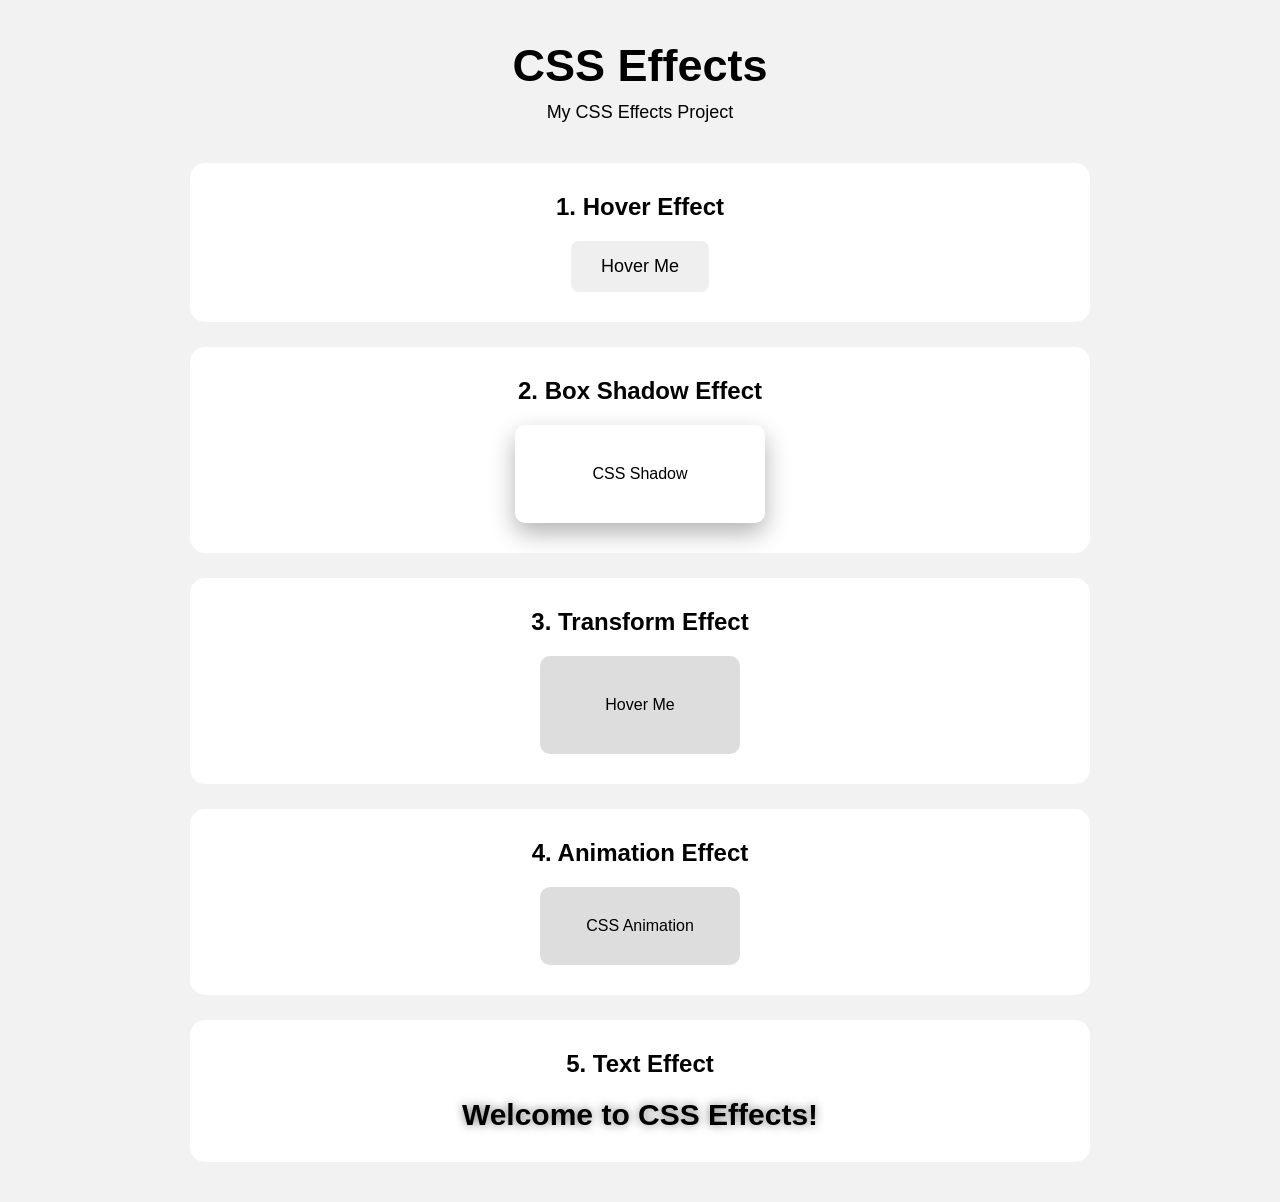
<file: index.html>
<!DOCTYPE html>
<html lang="en">
<head>
    <meta charset="UTF-8">
    <meta name="viewport" content="width=device-width, initial-scale=1.0">
    <title>CSS Effects</title>

    <link rel="stylesheet" href="style.css">
</head>

<body>

    <div class="container">

        <h1>CSS Effects</h1>
        <p class="subtitle">My CSS Effects Project</p>

        <!-- Hover Button -->
        <section>
            <h2>1. Hover Effect</h2>

            <button class="hover-button">
                Hover Me
            </button>
        </section>

        <!-- Shadow Effect -->
        <section>
            <h2>2. Box Shadow Effect</h2>

            <div class="shadow-box">
                CSS Shadow
            </div>
        </section>

        <!-- Transform Effect -->
        <section>
            <h2>3. Transform Effect</h2>

            <div class="transform-box">
                Hover Me
            </div>
        </section>

        <!-- Animation Effect -->
        <section>
            <h2>4. Animation Effect</h2>

            <div class="animation-box">
                CSS Animation
            </div>
        </section>

        <!-- Text Effect -->
        <section>
            <h2>5. Text Effect</h2>

            <p class="glow-text">
                Welcome to CSS Effects!
            </p>
        </section>

    </div>

</body>
</html>
</file>
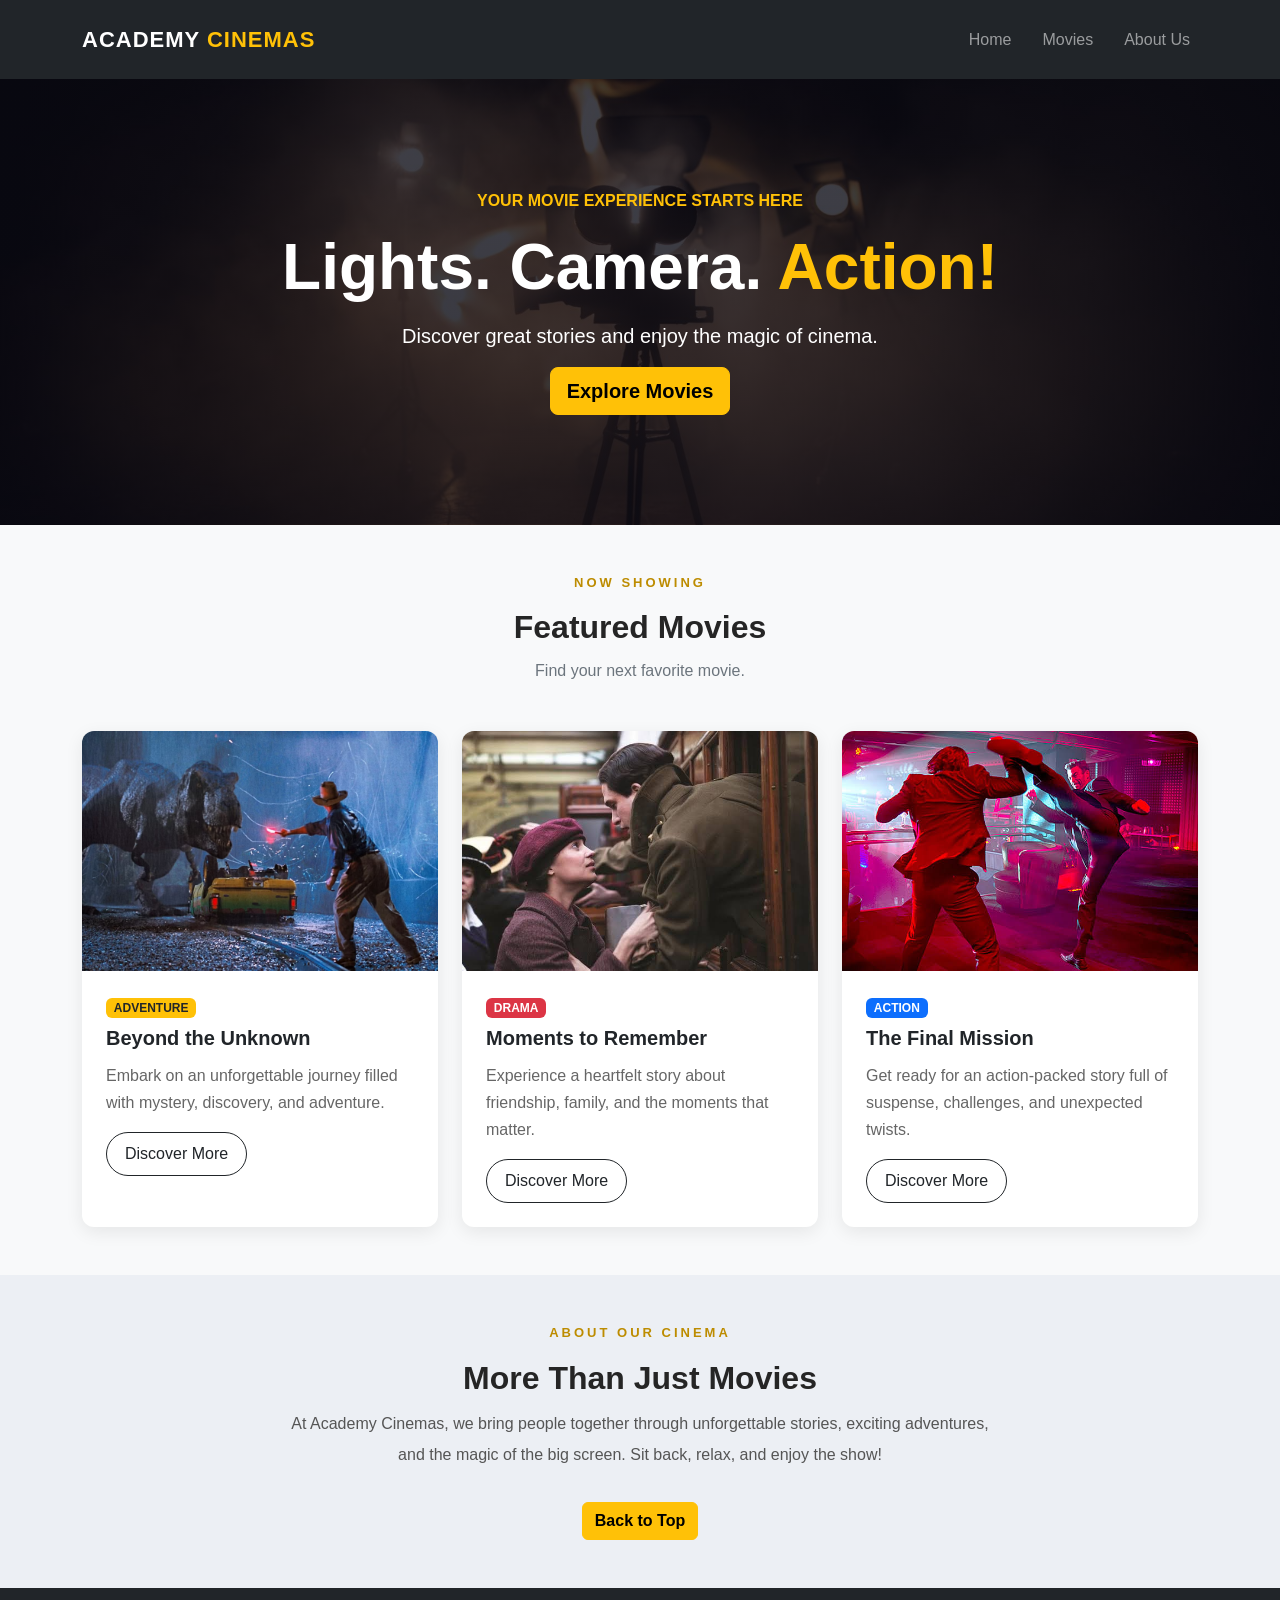
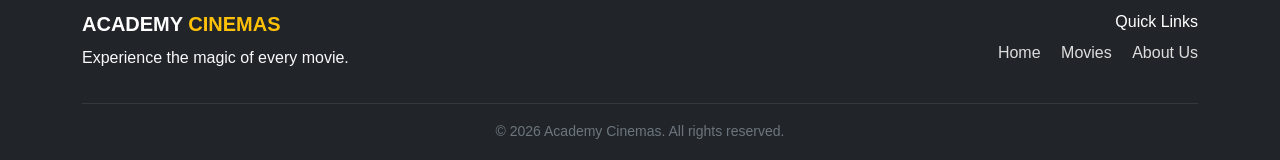
<file: Academy-Cinemas/index.html>
<!DOCTYPE html>
<html lang="en">
<head>
    <meta charset="UTF-8">
    <meta name="viewport" content="width=device-width, initial-scale=1.0">

    <title>Academy Cinemas</title>

    <!-- Bootstrap CSS -->
    <link
        href="https://cdn.jsdelivr.net/npm/bootstrap@5.3.3/dist/css/bootstrap.min.css"
        rel="stylesheet">

    <!-- Custom CSS -->
    <link rel="stylesheet" href="style.css">
</head>

<body>

    <!-- Navigation Bar -->
    <nav class="navbar navbar-expand-lg navbar-dark bg-dark">
        <div class="container">
            <a class="navbar-brand fw-bold" href="#home">
                ACADEMY <span class="text-warning">CINEMAS</span>
            </a>

            <button class="navbar-toggler" type="button"
                data-bs-toggle="collapse" data-bs-target="#navbarMenu"
                aria-controls="navbarMenu" aria-expanded="false"
                aria-label="Toggle navigation">
                <span class="navbar-toggler-icon"></span>
            </button>

            <div class="collapse navbar-collapse" id="navbarMenu">
                <ul class="navbar-nav ms-auto">
                    <li class="nav-item">
                        <a class="nav-link" href="#home">Home</a>
                    </li>
                    <li class="nav-item">
                        <a class="nav-link" href="#movies">Movies</a>
                    </li>
                    <li class="nav-item">
                        <a class="nav-link" href="#about">About Us</a>
                    </li>
                </ul>
            </div>
        </div>
    </nav>

    <!-- Hero Section -->
    <header id="home" class="hero text-white text-center">
        <div class="container">
            <p class="text-warning fw-bold">YOUR MOVIE EXPERIENCE STARTS HERE</p>
            <h1>Lights. Camera. <span>Action!</span></h1>
            <p class="lead">
                Discover great stories and enjoy the magic of cinema.
            </p>
            <a href="#movies" class="btn btn-warning btn-lg mt-3">
                Explore Movies
            </a>
        </div>
    </header>

    <!-- Featured Movies -->
    <section id="movies" class="container py-5">
        <div class="text-center mb-5">
            <p class="section-label">NOW SHOWING</p>
            <h2 class="section-title">Featured Movies</h2>
            <p class="text-secondary">
                Find your next favorite movie.
            </p>
        </div>

        <div class="row g-4">

            <!-- Movie 1 -->
            <div class="col-md-4">
                <div class="card movie-card h-100">
                    <img
                        src="jurassicpark.avif"
                        class="card-img-top movie-poster"
                        alt="Movie theater with a large cinema screen">

                    <div class="card-body">
                        <span class="badge bg-warning text-dark mb-2">
                            ADVENTURE
                        </span>
                        <h5 class="card-title">Beyond the Unknown</h5>
                        <p class="card-text">
                            Embark on an unforgettable journey filled with
                            mystery, discovery, and adventure.
                        </p>
                        <a href="#about" class="btn btn-outline-dark">
                            Discover More
                        </a>
                    </div>
                </div>
            </div>

            <!-- Movie 2 -->
            <div class="col-md-4">
                <div class="card movie-card h-100">
                    <img
                        src="DRAMA.jpg"
                        class="card-img-top movie-poster"
                        alt="Cinema seats inside a movie theater">

                    <div class="card-body">
                        <span class="badge bg-danger mb-2">DRAMA</span>
                        <h5 class="card-title">Moments to Remember</h5>
                        <p class="card-text">
                            Experience a heartfelt story about friendship,
                            family, and the moments that matter.
                        </p>
                        <a href="#about" class="btn btn-outline-dark">
                            Discover More
                        </a>
                    </div>
                </div>
            </div>

            <!-- Movie 3 -->
            <div class="col-md-4">
                <div class="card movie-card h-100">
                    <img
                        src="JW.jpg"
                        class="card-img-top movie-poster"
                        alt="Cinematic film equipment and movie production">

                    <div class="card-body">
                        <span class="badge bg-primary mb-2">ACTION</span>
                        <h5 class="card-title">The Final Mission</h5>
                        <p class="card-text">
                            Get ready for an action-packed story full of
                            suspense, challenges, and unexpected twists.
                        </p>
                        <a href="#about" class="btn btn-outline-dark">
                            Discover More
                        </a>
                    </div>
                </div>
            </div>

        </div>
    </section>

    <!-- About Section -->
    <section id="about" class="about-section py-5">
        <div class="container text-center">
            <p class="section-label">ABOUT OUR CINEMA</p>
            <h2 class="section-title">More Than Just Movies</h2>
            <p class="about-text mx-auto">
                At Academy Cinemas, we bring people together through
                unforgettable stories, exciting adventures, and the magic
                of the big screen. Sit back, relax, and enjoy the show!
            </p>
            <a href="#home" class="btn btn-warning mt-3">
                Back to Top
            </a>
        </div>
    </section>

    <!-- Bootstrap Footer -->
    <footer class="bg-dark text-white pt-4 pb-3">
        <div class="container">
            <div class="row g-4">

                <div class="col-md-6 text-center text-md-start">
                    <h5 class="fw-bold">
                        ACADEMY <span class="text-warning">CINEMAS</span>
                    </h5>
                    <p class="text-light">
                        Experience the magic of every movie.
                    </p>
                </div>

                <div class="col-md-6 text-center text-md-end">
                    <h6>Quick Links</h6>
                    <a href="#home" class="footer-link">Home</a>
                    <a href="#movies" class="footer-link">Movies</a>
                    <a href="#about" class="footer-link">About Us</a>
                </div>

            </div>

            <hr class="border-secondary">

            <p class="text-center text-secondary small mb-0">
                &copy; 2026 Academy Cinemas. All rights reserved.
            </p>
        </div>
    </footer>

    <!-- Bootstrap JavaScript -->
    <script
        src="https://cdn.jsdelivr.net/npm/bootstrap@5.3.3/dist/js/bootstrap.bundle.min.js">
    </script>

</body>
</html>
</file>
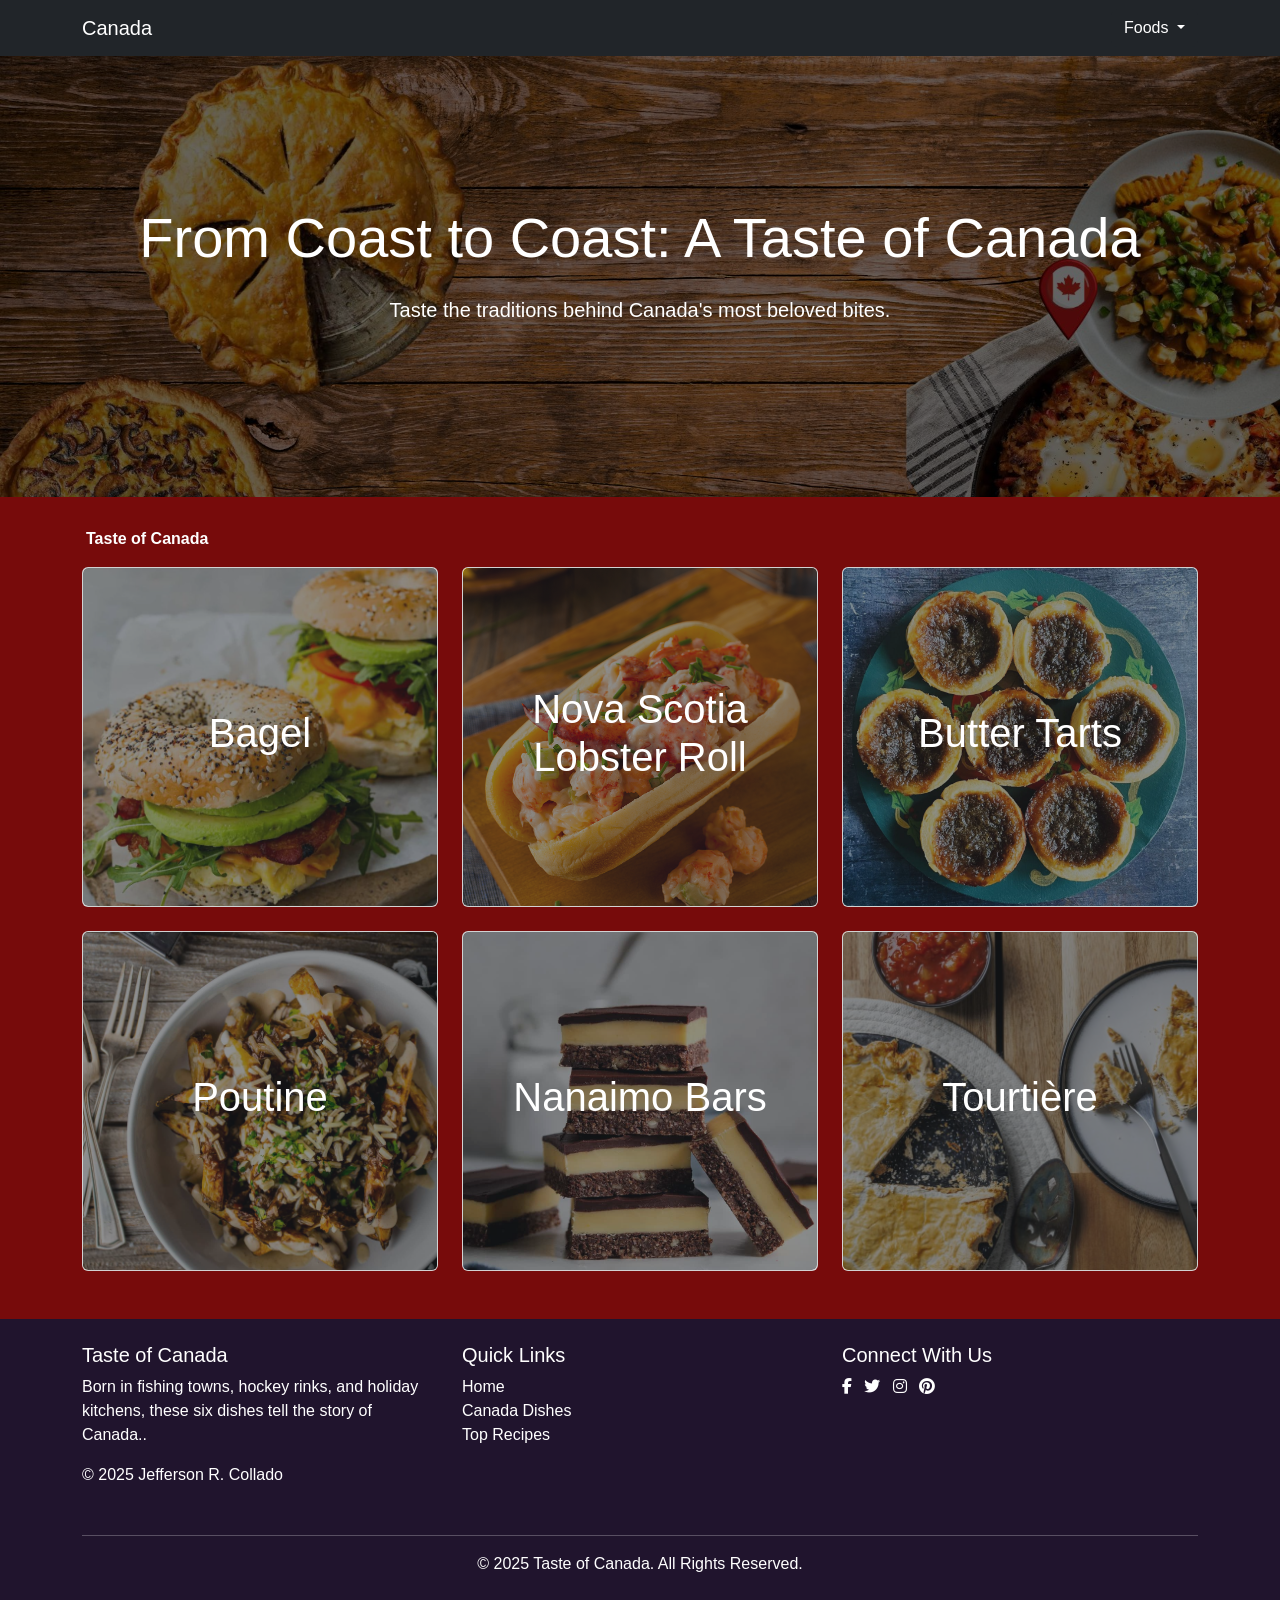
<file: Jefferson Collado 2/index.html>
<!DOCTYPE html>
<html lang="en">
<head>
	<meta charset="UTF-8">
	<meta name="viewport" content="width=device-width, initial-scale=1.0">
	<title>Taste of Canada</title>
	<link href="https://cdn.jsdelivr.net/npm/bootstrap@5.3.0/dist/css/bootstrap.min.css" rel="stylesheet">
	<link rel="stylesheet" href="https://cdnjs.cloudflare.com/ajax/libs/font-awesome/6.4.0/css/all.min.css">
	<link rel="stylesheet" href="style.css">
</head>
<body>
	<nav class="navbar navbar-dark bg-dark">
		<div class="container d-flex justify-content-between align-items-center w-100">
			<a class="navbar-brand text-white" href="index.html">Canada</a>
			<div class="dropdown">
				<button class="btn btn-dark dropdown-toggle text-white" type="button" id="foodDropdown" data-bs-toggle="dropdown" aria-expanded="false">
					Foods
				</button>
				<ul class="dropdown-menu dropdown-menu-dark" aria-labelledby="foodDropdown">
					<li><a class="dropdown-item" href="">Bagel</a></li>
					<li><a class="dropdown-item" href="">Nova Scotia Lobster Roll</a></li>
					<li><a class="dropdown-item" href="">Butter Tarts</a></li>
					<li><a class="dropdown-item" href="">Poutine</a></li>
					<li><a class="dropdown-item" href="">Nanaimo Bars</a></li>
					<li><a class="dropdown-item" href="">Tourtière</a></li>
				</ul>
			</div>
		</div>
	</nav>
	<header class="hero-section">
		<div class="container text-center py-5">
			<h1 class="display-4 mb-4"> From Coast to Coast: A Taste of Canada</h1>
			<p class="lead mb-4">Taste the traditions behind Canada's most beloved bites.</p>
		</div>
	</header>

	<main class="container pb-5">
		<p class="px-1 fw-bold text-white">Taste of Canada</p>
		<div class="row g-4 justify-content-center">
			<div class="col-12 col-sm-6 col-lg-4">
				<a href="love.html" class="text-decoration-none">
					<div class="card text-white position-relative">
						<img src="bagel.jpg" class="w-100 h-100 object-fit-cover" alt="Love">
						<div class="card-img-overlay d-flex align-items-center justify-content-center bg-dark bg-opacity-50">
							<h5 class="card-title text-center fs-1">Bagel</h5>
						</div>
					</div>
				</a>
			</div>

			<div class="col-12 col-sm-6 col-lg-4">
				<a href="life.html" class="text-decoration-none">
					<div class="card text-white overflow-hidden position-relative" style="height: 340px;">
						<img src="novascotia.jpg" class="w-100 h-100 object-fit-cover" alt="Love">
						<div class="card-img-overlay d-flex align-items-center justify-content-center bg-dark bg-opacity-50">
							<h5 class="card-title text-center fs-1">Nova Scotia Lobster Roll</h5>
						</div>
					</div>
				</a>
			</div>

			<div class="col-12 col-sm-6 col-lg-4">
				<a href="motivational.html" class="text-decoration-none">
					<div class="card text-white overflow-hidden position-relative" style="height: 340px;">
						<img src="buttertarts.jpg" class="w-100 h-100 object-fit-cover" alt="Love">
						<div class="card-img-overlay d-flex align-items-center justify-content-center bg-dark bg-opacity-50">
							<h5 class="card-title text-center fs-1">Butter Tarts</h5>
						</div>
					</div>
				</a>
			</div>

			<div class="col-12 col-sm-6 col-lg-4">
				<a href="success.html" class="text-decoration-none">
					<div class="card text-white overflow-hidden position-relative" style="height: 340px;">
						<img src="poutine.jpg" class="w-100 h-100 object-fit-cover" alt="Love">
						<div class="card-img-overlay d-flex align-items-center justify-content-center bg-dark bg-opacity-50">
							<h5 class="card-title text-center fs-1">Poutine</h5>
						</div>
					</div>
				</a>
			</div>

			<div class="col-12 col-sm-6 col-lg-4">
				<a href="friendship.html" class="text-decoration-none">
					<div class="card text-white overflow-hidden position-relative" style="height: 340px;">
						<img src="nanaimobars.jpg" class="w-100 h-100 object-fit-cover" alt="Love">
						<div class="card-img-overlay d-flex align-items-center justify-content-center bg-dark bg-opacity-50">
							<h5 class="card-title text-center fs-1">Nanaimo Bars</h5>
						</div>
					</div>
				</a>
			</div>

			<div class="col-12 col-sm-6 col-lg-4">
				<a href="popular.html" class="text-decoration-none">
					<div class="card text-white overflow-hidden position-relative" style="height: 340px;">
						<img src="tourtière.jpg" class="w-100 h-100 object-fit-cover" alt="Love">
						<div class="card-img-overlay d-flex align-items-center justify-content-center bg-dark bg-opacity-50">
							<h5 class="card-title text-center fs-1">Tourtière</h5>
						</div>
					</div>
				</a>
			</div>
		</div>
	</main>

	<footer class="footer py-4">
		<div class="container">
			<div class="row">
				<div class="col-md-4 mb-3">
					<h5>Taste of Canada</h5>
					<p>Born in fishing towns, hockey rinks, and holiday kitchens, these six dishes tell the story of Canada..</p>
					<p>&copy; 2025 Jefferson R. Collado</p>
				</div>
				<div class="col-md-4 mb-3">
					<h5>Quick Links</h5>
					<ul class="list-unstyled">
						<li><a href="index.html" class="text-white">Home</a></li>
						<li><a href="#" class="text-white">Canada Dishes</a></li>
						<li><a href="popular.html" class="text-white">Top Recipes</a></li>
					</ul>
				</div>
				<div class="col-md-4 mb-3">
					<h5>Connect With Us</h5>
					<a href="#" class="text-white me-2"><i class="fab fa-facebook-f"></i></a>
					<a href="#" class="text-white me-2"><i class="fab fa-twitter"></i></a>
					<a href="#" class="text-white me-2"><i class="fab fa-instagram"></i></a>
					<a href="#" class="text-white"><i class="fab fa-pinterest"></i></a>
				</div>
			</div>
			<hr class="bg-secondary">
			<div class="text-center">
				<p class="mb-0">&copy; 2025 Taste of Canada. All Rights Reserved.</p>
			</div>
		</div>
	</footer>


	<script src="https://cdn.jsdelivr.net/npm/bootstrap@5.3.0/dist/js/bootstrap.bundle.min.js"></script>
</body>
</html>
</file>
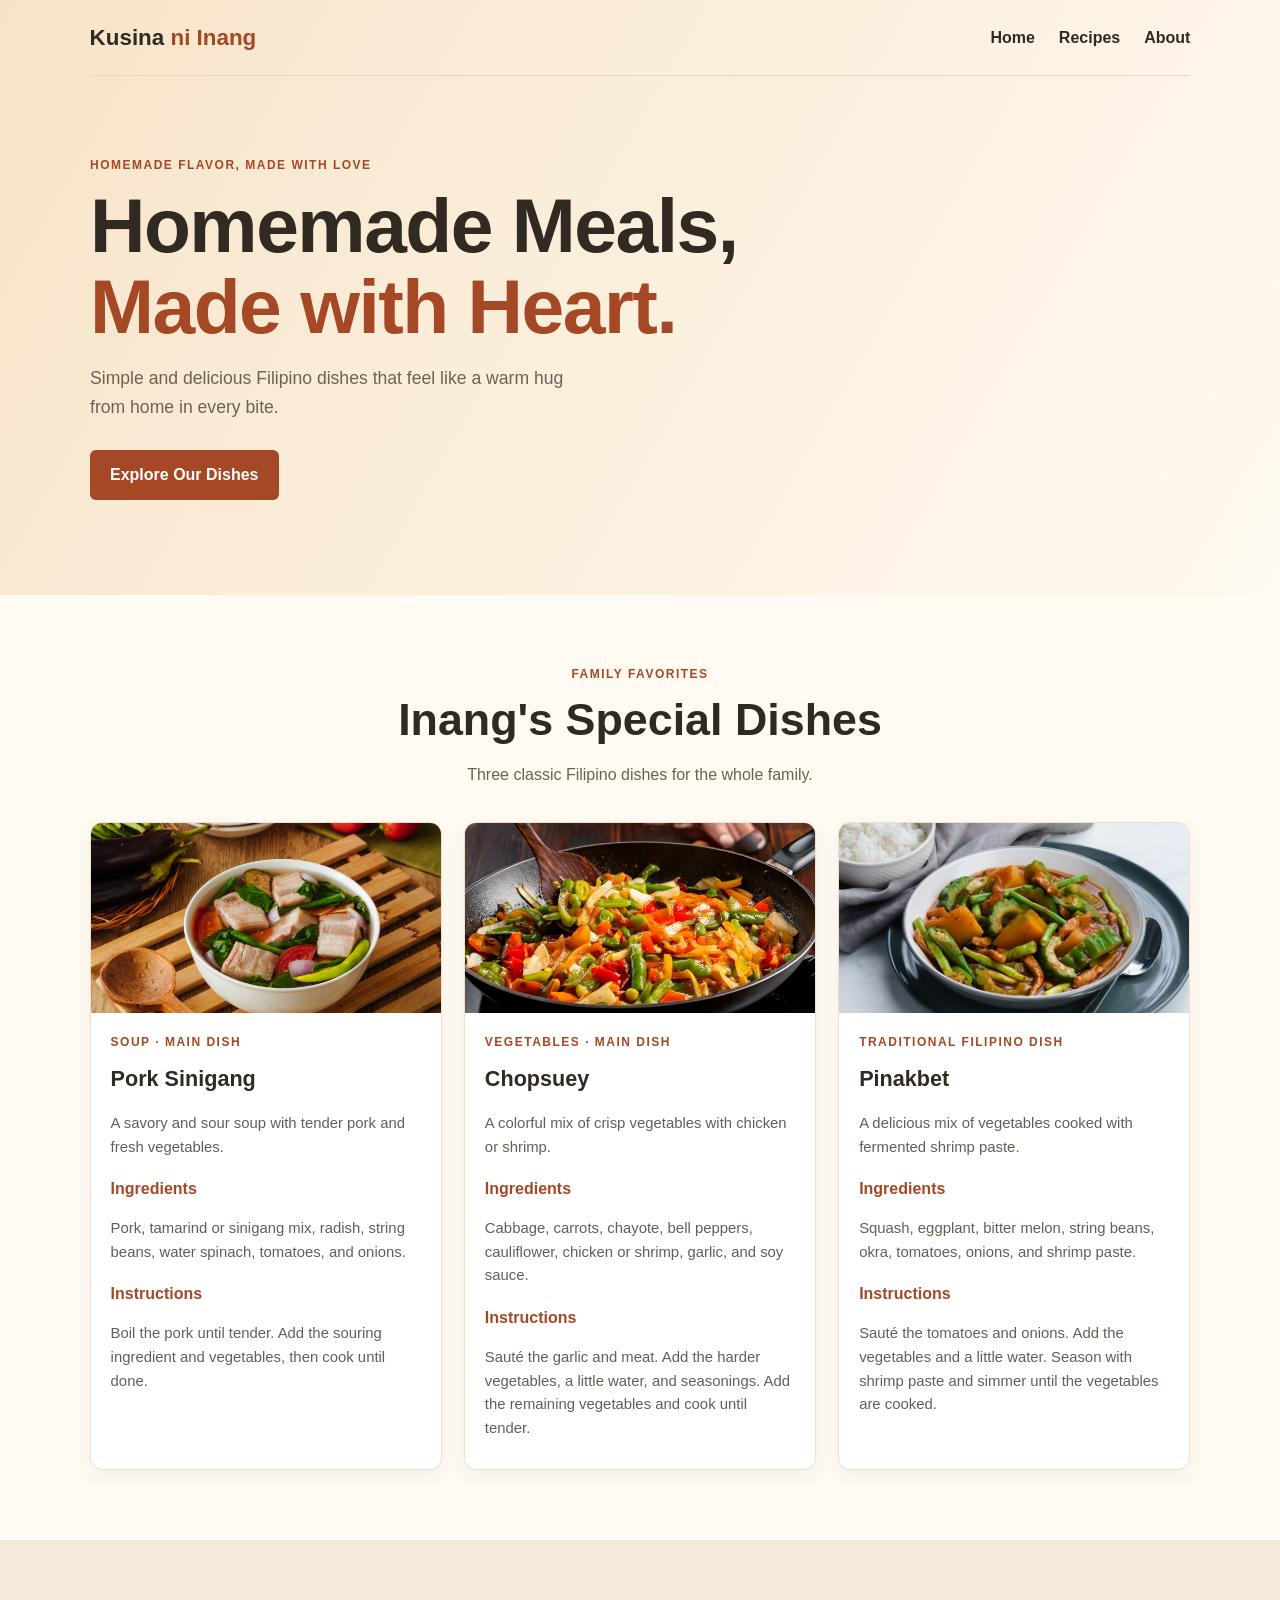
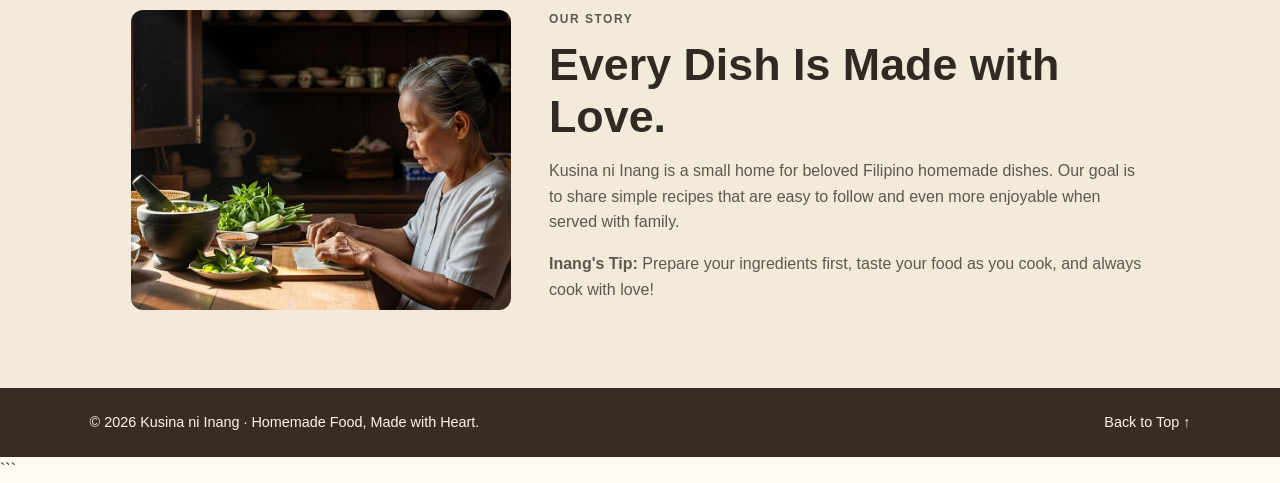
<file: Kusina-ni-Inang/index.html>
<!DOCTYPE html>
<html lang="en">
<head>
  <meta charset="UTF-8">
  <meta name="viewport" content="width=device-width, initial-scale=1.0">
  <title>Kusina ni Inang</title>
  <link rel="stylesheet" href="style.css">
</head>

<body>
  <header id="home">
    <nav>
      <a class="logo" href="#home">Kusina <span>ni Inang</span></a>

      <div class="nav-links">
        <a href="#home">Home</a>
        <a href="#recipes">Recipes</a>
        <a href="#about">About</a>
      </div>
    </nav>

    <section class="hero">
      <p class="tag">HOMEMADE FLAVOR, MADE WITH LOVE</p>

      <h1>Homemade Meals,<br><span>Made with Heart.</span></h1>

      <p>
        Simple and delicious Filipino dishes that feel like
        a warm hug from home in every bite.
      </p>

      <a class="button" href="#recipes">Explore Our Dishes</a>
    </section>
  </header>

  <main>
    <section id="recipes" class="section">
      <div class="intro">
        <p class="tag">FAMILY FAVORITES</p>
        <h2>Inang's Special Dishes</h2>
        <p>Three classic Filipino dishes for the whole family.</p>
      </div>

      <div class="cards">

        <article class="card">
          <img
            src="sinigang.avif"
            alt="A warm bowl of soup and vegetables"
          >

          <div class="content">
            <p class="tag">SOUP · MAIN DISH</p>
            <h3>Pork Sinigang</h3>

            <p>
              A savory and sour soup with tender pork
              and fresh vegetables.
            </p>

            <h4>Ingredients</h4>
            <p>
              Pork, tamarind or sinigang mix, radish,
              string beans, water spinach, tomatoes, and onions.
            </p>

            <h4>Instructions</h4>
            <p>
              Boil the pork until tender. Add the souring
              ingredient and vegetables, then cook until done.
            </p>
          </div>
        </article>

        <article class="card">
          <img
            src="chopsuey.jpg"
            alt="A colorful assortment of fresh vegetables"
          >

          <div class="content">
            <p class="tag">VEGETABLES · MAIN DISH</p>
            <h3>Chopsuey</h3>

            <p>
              A colorful mix of crisp vegetables with
              chicken or shrimp.
            </p>

            <h4>Ingredients</h4>
            <p>
              Cabbage, carrots, chayote, bell peppers,
              cauliflower, chicken or shrimp, garlic, and soy sauce.
            </p>

            <h4>Instructions</h4>
            <p>
              Sauté the garlic and meat. Add the harder
              vegetables, a little water, and seasonings.
              Add the remaining vegetables and cook until tender.
            </p>
          </div>
        </article>

        <article class="card">
          <img
            src="pinakbet.jpg"
            alt="A variety of fresh green vegetables"
          >

          <div class="content">
            <p class="tag">TRADITIONAL FILIPINO DISH</p>
            <h3>Pinakbet</h3>

            <p>
              A delicious mix of vegetables cooked with
              fermented shrimp paste.
            </p>

            <h4>Ingredients</h4>
            <p>
              Squash, eggplant, bitter melon, string beans,
              okra, tomatoes, onions, and shrimp paste.
            </p>

            <h4>Instructions</h4>
            <p>
              Sauté the tomatoes and onions. Add the vegetables
              and a little water. Season with shrimp paste and
              simmer until the vegetables are cooked.
            </p>
          </div>
        </article>

      </div>
    </section>

    <section id="about" class="about">
      <div class="about-photo">
        <img
          src="oldwoman.jpg"
          alt="A clean and welcoming kitchen"
        >
      </div>

      <div class="about-text">
        <p class="tag">OUR STORY</p>

        <h2>Every Dish Is Made with Love.</h2>

        <p>
          Kusina ni Inang is a small home for beloved Filipino
          homemade dishes. Our goal is to share simple recipes
          that are easy to follow and even more enjoyable when
          served with family.
        </p>

        <p>
          <strong>Inang's Tip:</strong> Prepare your ingredients
          first, taste your food as you cook, and always cook
          with love!
        </p>
      </div>
    </section>
  </main>

  <footer>
    <p>© 2026 Kusina ni Inang · Homemade Food, Made with Heart.</p>
    <a href="#home">Back to Top ↑</a>
  </footer>
</body>
</html>
```
</file>
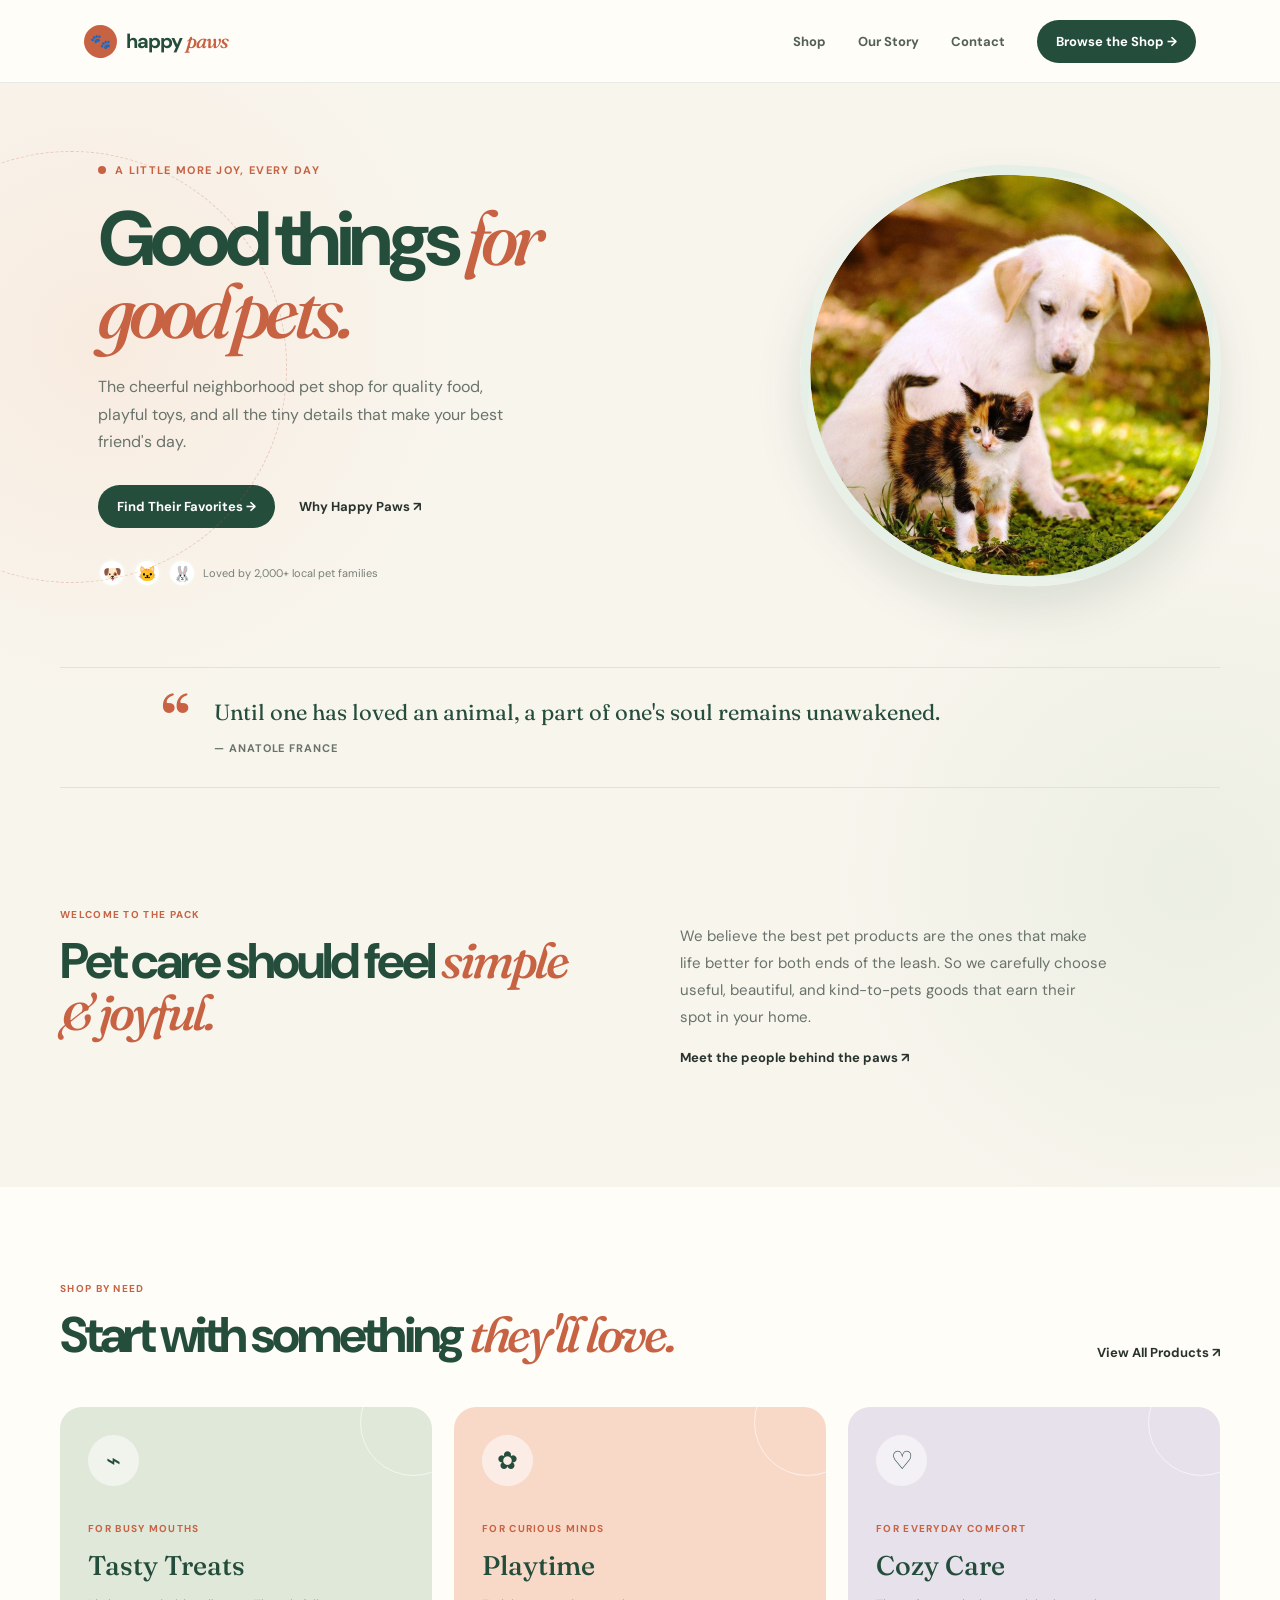
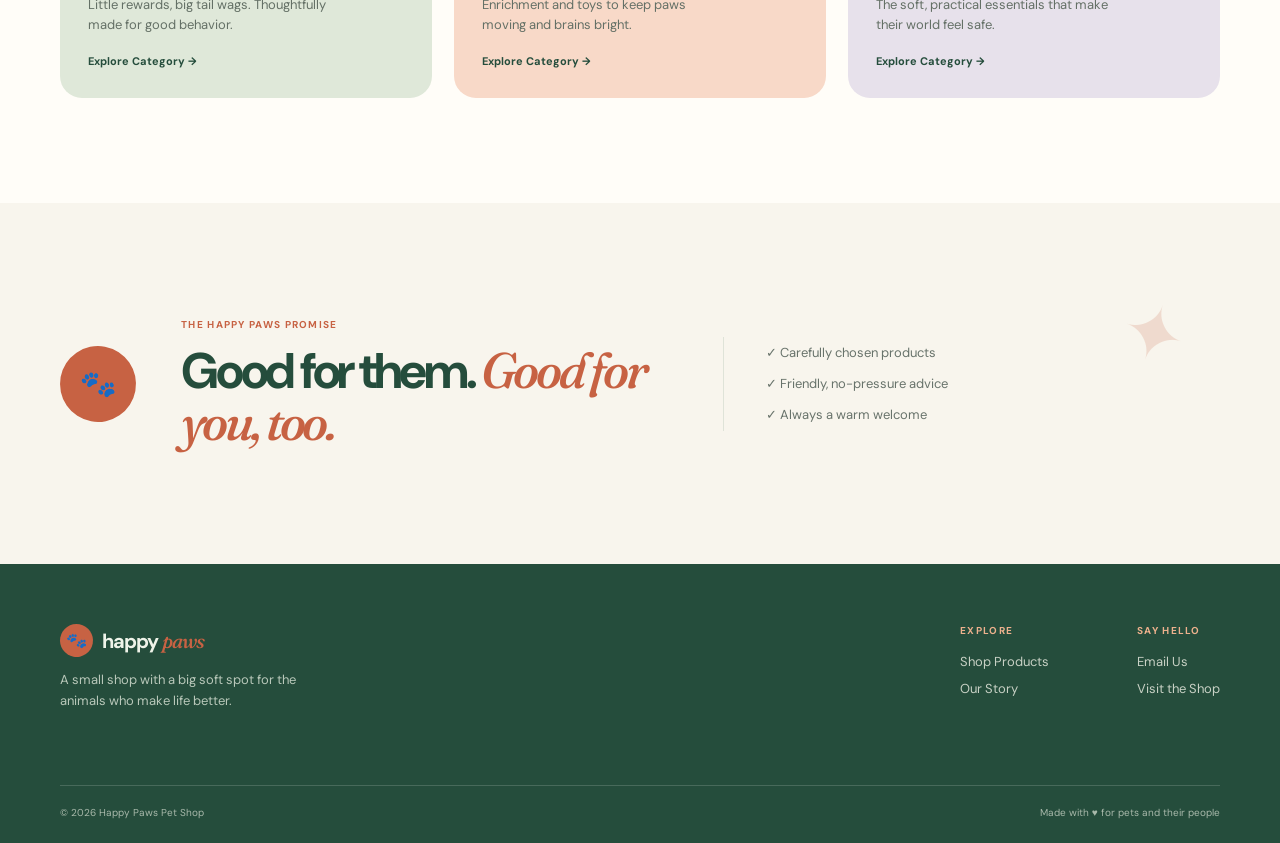
<file: The-Pet-Shop-Website 2/index.html>
<!DOCTYPE html>
<html lang="en">
<head>
    <meta charset="UTF-8">
    <meta name="viewport" content="width=device-width, initial-scale=1.0">

    <meta
        name="description"
        content="Happy Paws Pet Shop — thoughtful goods for good pets and the people who love them."
    >

    <title>Happy Paws Pet Shop</title>

    <link rel="stylesheet" href="style.css">
</head>

<body>

    <header class="site-header">
        <div class="nav-wrap">

            <a class="brand" href="index.html">
                <span class="brand-mark">🐾</span>
                <span>happy <i>paws</i></span>
            </a>

            <nav>
                <a href="#products">Shop</a>
                <a href="#about">Our Story</a>
                <a href="contact.html">Contact</a>
                <a class="nav-button" href="#products">
                    Browse the Shop →
                </a>
            </nav>

        </div>
    </header>

    <main>

        <!-- Hero Section -->
        <section class="hero container">

            <div class="hero-copy">

                <div class="kicker">
                    <span></span>
                    A little more joy, every day
                </div>

                <h1>
                    Good things  

                    <em>for good pets.</em>
                </h1>

                <p>
                    The cheerful neighborhood pet shop for quality food,
                    playful toys, and all the tiny details that make your
                    best friend's day.
                </p>

                <div class="actions">
                    <a class="button" href="#products">
                        Find Their Favorites →
                    </a>

                    <a class="text-link" href="#about">
                        Why Happy Paws ↗
                    </a>
                </div>

                <div class="social-proof">
                    <span>🐶</span>
                    <span>🐱</span>
                    <span>🐰</span>
                    Loved by 2,000+ local pet families
                </div>

            </div>

            <!-- CSS Pet Illustration -->
            <div class="pet-stage">
    <img
        class="pet-image"
        src="pet-image.jpg"
        alt="Happy pet"
    >

</div>

        </section>

        <!-- Quote Section -->
        <section class="quote container">

            <strong>“</strong>

            <div>
                <p>
                    Until one has loved an animal, a part of one's soul
                    remains unawakened.
                </p>

                <cite>— Anatole France</cite>
            </div>

        </section>

        <!-- About Section -->
        <section class="intro container" id="about">

            <div>
                <small>WELCOME TO THE PACK</small>

                <h2>
                    Pet care should feel  

                    <em>simple &amp; joyful.</em>
                </h2>
            </div>

            <div>
                <p>
                    We believe the best pet products are the ones that make
                    life better for both ends of the leash. So we carefully
                    choose useful, beautiful, and kind-to-pets goods that
                    earn their spot in your home.
                </p>

                <a class="text-link" href="contact.html">
                    Meet the people behind the paws ↗
                </a>
            </div>

        </section>

        <!-- Products Section -->
        <section class="products" id="products">

            <div class="container">

                <div class="section-heading">

                    <div>
                        <small>SHOP BY NEED</small>

                        <h2>
                            Start with something  

                            <em>they'll love.</em>
                        </h2>
                    </div>

                    <a class="text-link" href="contact.html">
                        View All Products ↗
                    </a>

                </div>

                <div class="product-grid">

                    <article class="card sage">
                        <div class="card-icon">⌁</div>

                        <small>FOR BUSY MOUTHS</small>

                        <h3>Tasty Treats</h3>

                        <p>
                            Little rewards, big tail wags. Thoughtfully made
                            for good behavior.
                        </p>

                        <a href="contact.html">
                            Explore Category →
                        </a>
                    </article>

                    <article class="card peach">
                        <div class="card-icon">✿</div>

                        <small>FOR CURIOUS MINDS</small>

                        <h3>Playtime</h3>

                        <p>
                            Enrichment and toys to keep paws moving and
                            brains bright.
                        </p>

                        <a href="contact.html">
                            Explore Category →
                        </a>
                    </article>

                    <article class="card lavender">
                        <div class="card-icon">♡</div>

                        <small>FOR EVERYDAY COMFORT</small>

                        <h3>Cozy Care</h3>

                        <p>
                            The soft, practical essentials that make their
                            world feel safe.
                        </p>

                        <a href="contact.html">
                            Explore Category →
                        </a>
                    </article>

                </div>

            </div>

        </section>

        <!-- Promise Section -->
        <section class="promise container">

            <div class="promise-badge">🐾</div>

            <div>
                <small>THE HAPPY PAWS PROMISE</small>

                <h2>
                    Good for them.  

                    <em>Good for you, too.</em>
                </h2>
            </div>

            <ul>
                <li>✓ Carefully chosen products</li>
                <li>✓ Friendly, no-pressure advice</li>
                <li>✓ Always a warm welcome</li>
            </ul>

        </section>

    </main>

    <!-- Footer -->
    <footer>

        <div class="footer-main">

            <div>
                <a class="brand" href="index.html">
                    <span class="brand-mark">🐾</span>
                    <span>happy <i>paws</i></span>
                </a>

                <p>
                    A small shop with a big soft spot for the animals
                    who make life better.
                </p>
            </div>

            <div class="footer-links">

                <div>
                    <small>EXPLORE</small>
                    <a href="#products">Shop Products</a>
                    <a href="#about">Our Story</a>
                </div>

                <div>
                    <small>SAY HELLO</small>
                    <a href="mailto:hello@happypaws.ca">Email Us</a>
                    <a href="contact.html">Visit the Shop</a>
                </div>

            </div>

        </div>

        <div class="footer-bottom">
            <span>© 2026 Happy Paws Pet Shop</span>
            <span>Made with ♥ for pets and their people</span>
        </div>

    </footer>

</body>
</html>
</file>
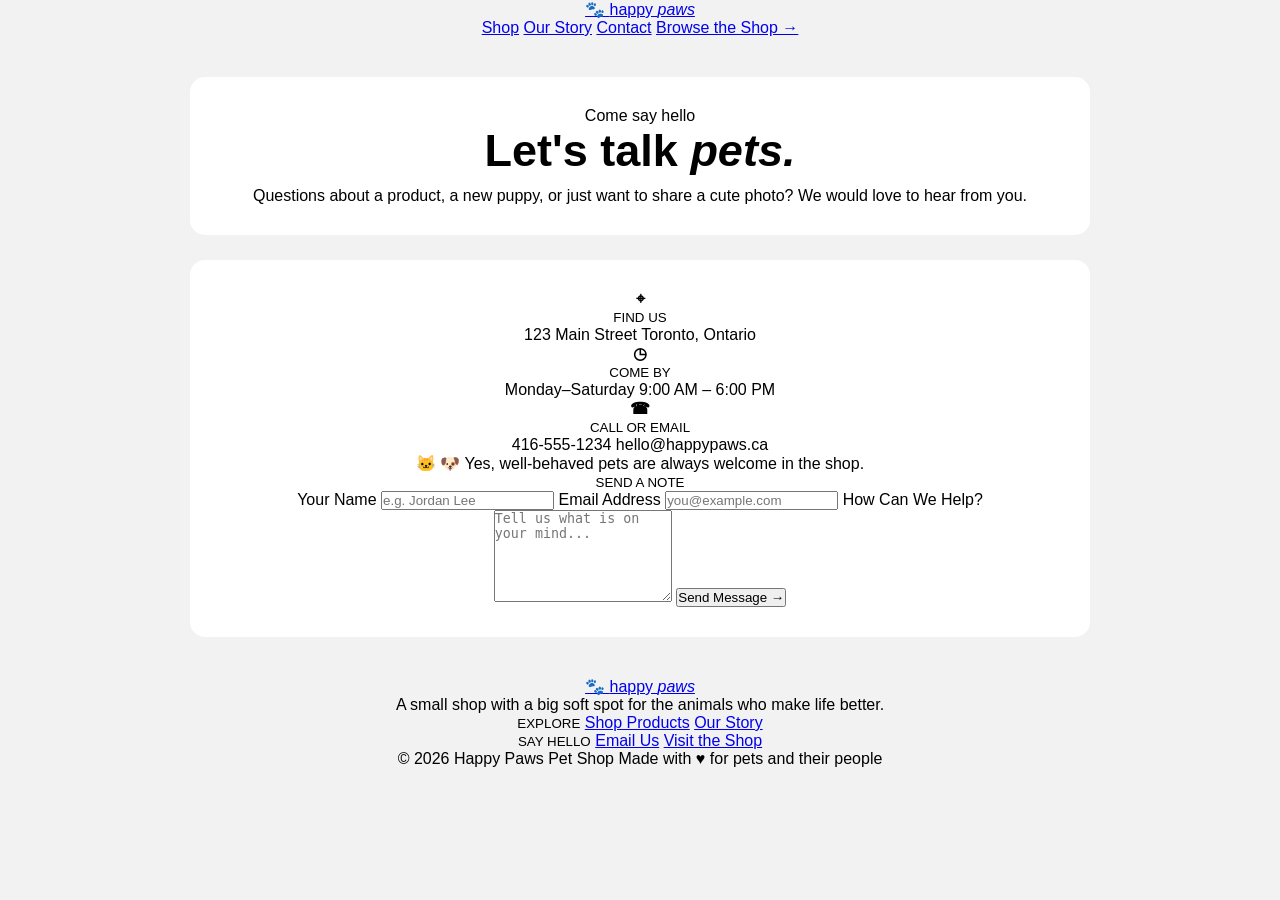
<file: contact.html>
<!DOCTYPE html>
<html lang="en">
<head>
    <meta charset="UTF-8">
    <meta name="viewport" content="width=device-width, initial-scale=1.0">

    <meta
        name="description"
        content="Contact Happy Paws Pet Shop for friendly advice, products, hours, and directions."
    >

    <title>Contact Happy Paws | Pet Shop</title>

    <link rel="stylesheet" href="style.css">
</head>

<body>

    <header class="site-header">
        <div class="nav-wrap">

            <a class="brand" href="index.html">
                <span class="brand-mark">🐾</span>
                <span>happy <i>paws</i></span>
            </a>

            <nav>
                <a href="index.html#products">Shop</a>
                <a href="index.html#about">Our Story</a>
                <a href="contact.html">Contact</a>
                <a class="nav-button" href="index.html#products">
                    Browse the Shop →
                </a>
            </nav>

        </div>
    </header>

    <main class="contact-main container">

        <section class="contact-heading">

            <div>
                <div class="kicker">
                    <span></span>
                    Come say hello
                </div>

                <h1>
                    Let's talk  

                    <em>pets.</em>
                </h1>
            </div>

            <p>
                Questions about a product, a new puppy, or just want to
                share a cute photo? We would love to hear from you.
            </p>

        </section>

        <section class="contact-layout">

            <div class="details">

                <div class="detail">
                    <b>⌖</b>

                    <div>
                        <small>FIND US</small>

                        <p>
                            123 Main Street  

                            Toronto, Ontario
                        </p>
                    </div>
                </div>

                <div class="detail">
                    <b>◷</b>

                    <div>
                        <small>COME BY</small>

                        <p>
                            Monday–Saturday  

                            9:00 AM – 6:00 PM
                        </p>
                    </div>
                </div>

                <div class="detail">
                    <b>☎</b>

                    <div>
                        <small>CALL OR EMAIL</small>

                        <p>
                            416-555-1234  

                            hello@happypaws.ca
                        </p>
                    </div>
                </div>

                <p class="welcome">
                    🐱 🐶
                    Yes, well-behaved pets are always welcome in the shop.
                </p>

            </div>

            <div class="form-card">

                <small>SEND A NOTE</small>

                <form
                    action="mailto:hello@happypaws.ca"
                    method="post"
                    enctype="text/plain"
                >

                    <label for="name">Your Name</label>
                    <input
                        type="text"
                        id="name"
                        name="name"
                        placeholder="e.g. Jordan Lee"
                        required
                    >

                    <label for="email">Email Address</label>
                    <input
                        type="email"
                        id="email"
                        name="email"
                        placeholder="you@example.com"
                        required
                    >

                    <label for="message">How Can We Help?</label>
                    <textarea
                        id="message"
                        name="message"
                        rows="6"
                        placeholder="Tell us what is on your mind..."
                        required
                    ></textarea>

                    <button class="button" type="submit">
                        Send Message →
                    </button>

                </form>

            </div>

        </section>

    </main>

    <footer>

        <div class="footer-main">

            <div>
                <a class="brand" href="index.html">
                    <span class="brand-mark">🐾</span>
                    <span>happy <i>paws</i></span>
                </a>

                <p>
                    A small shop with a big soft spot for the animals
                    who make life better.
                </p>
            </div>

            <div class="footer-links">

                <div>
                    <small>EXPLORE</small>
                    <a href="index.html#products">Shop Products</a>
                    <a href="index.html#about">Our Story</a>
                </div>

                <div>
                    <small>SAY HELLO</small>
                    <a href="mailto:hello@happypaws.ca">Email Us</a>
                    <a href="contact.html">Visit the Shop</a>
                </div>

            </div>

        </div>

        <div class="footer-bottom">
            <span>© 2026 Happy Paws Pet Shop</span>
            <span>Made with ♥ for pets and their people</span>
        </div>

    </footer>

</body>
</html>
</file>
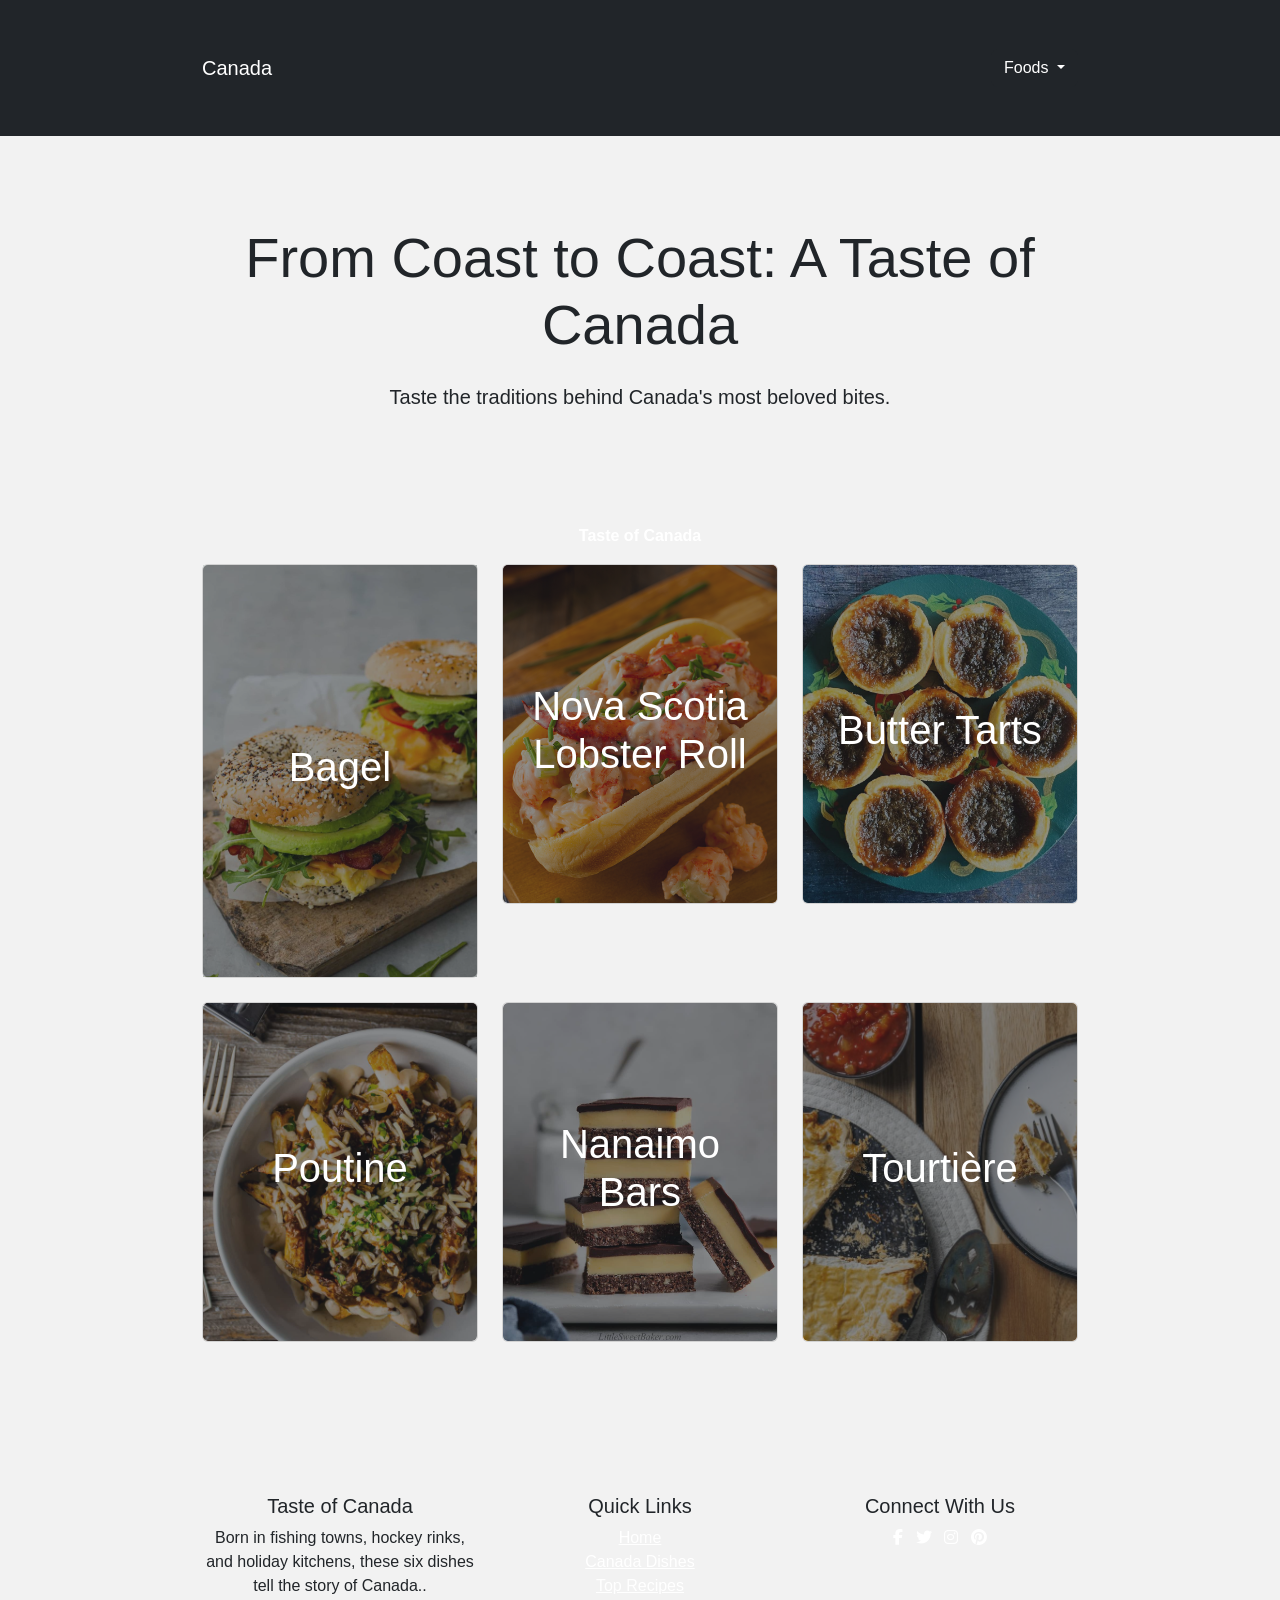
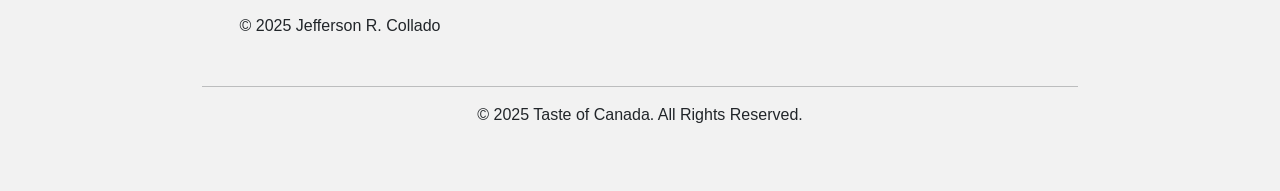
<file: index 2.html>
<!DOCTYPE html>
<html lang="en">
<head>
	<meta charset="UTF-8">
	<meta name="viewport" content="width=device-width, initial-scale=1.0">
	<title>Taste of Canada</title>
	<link href="https://cdn.jsdelivr.net/npm/bootstrap@5.3.0/dist/css/bootstrap.min.css" rel="stylesheet">
	<link rel="stylesheet" href="https://cdnjs.cloudflare.com/ajax/libs/font-awesome/6.4.0/css/all.min.css">
	<link rel="stylesheet" href="style.css">
</head>
<body>
	<nav class="navbar navbar-dark bg-dark">
		<div class="container d-flex justify-content-between align-items-center w-100">
			<a class="navbar-brand text-white" href="index.html">Canada</a>
			<div class="dropdown">
				<button class="btn btn-dark dropdown-toggle text-white" type="button" id="foodDropdown" data-bs-toggle="dropdown" aria-expanded="false">
					Foods
				</button>
				<ul class="dropdown-menu dropdown-menu-dark" aria-labelledby="foodDropdown">
					<li><a class="dropdown-item" href="">Bagel</a></li>
					<li><a class="dropdown-item" href="">Nova Scotia Lobster Roll</a></li>
					<li><a class="dropdown-item" href="">Butter Tarts</a></li>
					<li><a class="dropdown-item" href="">Poutine</a></li>
					<li><a class="dropdown-item" href="">Nanaimo Bars</a></li>
					<li><a class="dropdown-item" href="">Tourtière</a></li>
				</ul>
			</div>
		</div>
	</nav>
	<header class="hero-section">
		<div class="container text-center py-5">
			<h1 class="display-4 mb-4"> From Coast to Coast: A Taste of Canada</h1>
			<p class="lead mb-4">Taste the traditions behind Canada's most beloved bites.</p>
		</div>
	</header>

	<main class="container pb-5">
		<p class="px-1 fw-bold text-white">Taste of Canada</p>
		<div class="row g-4 justify-content-center">
			<div class="col-12 col-sm-6 col-lg-4">
				<a href="love.html" class="text-decoration-none">
					<div class="card text-white position-relative">
						<img src="bagel.jpg" class="w-100 h-100 object-fit-cover" alt="Love">
						<div class="card-img-overlay d-flex align-items-center justify-content-center bg-dark bg-opacity-50">
							<h5 class="card-title text-center fs-1">Bagel</h5>
						</div>
					</div>
				</a>
			</div>

			<div class="col-12 col-sm-6 col-lg-4">
				<a href="life.html" class="text-decoration-none">
					<div class="card text-white overflow-hidden position-relative" style="height: 340px;">
						<img src="novascotia.jpg" class="w-100 h-100 object-fit-cover" alt="Love">
						<div class="card-img-overlay d-flex align-items-center justify-content-center bg-dark bg-opacity-50">
							<h5 class="card-title text-center fs-1">Nova Scotia Lobster Roll</h5>
						</div>
					</div>
				</a>
			</div>

			<div class="col-12 col-sm-6 col-lg-4">
				<a href="motivational.html" class="text-decoration-none">
					<div class="card text-white overflow-hidden position-relative" style="height: 340px;">
						<img src="buttertarts.jpg" class="w-100 h-100 object-fit-cover" alt="Love">
						<div class="card-img-overlay d-flex align-items-center justify-content-center bg-dark bg-opacity-50">
							<h5 class="card-title text-center fs-1">Butter Tarts</h5>
						</div>
					</div>
				</a>
			</div>

			<div class="col-12 col-sm-6 col-lg-4">
				<a href="success.html" class="text-decoration-none">
					<div class="card text-white overflow-hidden position-relative" style="height: 340px;">
						<img src="poutine.jpg" class="w-100 h-100 object-fit-cover" alt="Love">
						<div class="card-img-overlay d-flex align-items-center justify-content-center bg-dark bg-opacity-50">
							<h5 class="card-title text-center fs-1">Poutine</h5>
						</div>
					</div>
				</a>
			</div>

			<div class="col-12 col-sm-6 col-lg-4">
				<a href="friendship.html" class="text-decoration-none">
					<div class="card text-white overflow-hidden position-relative" style="height: 340px;">
						<img src="nanaimobars.jpg" class="w-100 h-100 object-fit-cover" alt="Love">
						<div class="card-img-overlay d-flex align-items-center justify-content-center bg-dark bg-opacity-50">
							<h5 class="card-title text-center fs-1">Nanaimo Bars</h5>
						</div>
					</div>
				</a>
			</div>

			<div class="col-12 col-sm-6 col-lg-4">
				<a href="popular.html" class="text-decoration-none">
					<div class="card text-white overflow-hidden position-relative" style="height: 340px;">
						<img src="tourtière.jpg" class="w-100 h-100 object-fit-cover" alt="Love">
						<div class="card-img-overlay d-flex align-items-center justify-content-center bg-dark bg-opacity-50">
							<h5 class="card-title text-center fs-1">Tourtière</h5>
						</div>
					</div>
				</a>
			</div>
		</div>
	</main>

	<footer class="footer py-4">
		<div class="container">
			<div class="row">
				<div class="col-md-4 mb-3">
					<h5>Taste of Canada</h5>
					<p>Born in fishing towns, hockey rinks, and holiday kitchens, these six dishes tell the story of Canada..</p>
					<p>&copy; 2025 Jefferson R. Collado</p>
				</div>
				<div class="col-md-4 mb-3">
					<h5>Quick Links</h5>
					<ul class="list-unstyled">
						<li><a href="index.html" class="text-white">Home</a></li>
						<li><a href="#" class="text-white">Canada Dishes</a></li>
						<li><a href="popular.html" class="text-white">Top Recipes</a></li>
					</ul>
				</div>
				<div class="col-md-4 mb-3">
					<h5>Connect With Us</h5>
					<a href="#" class="text-white me-2"><i class="fab fa-facebook-f"></i></a>
					<a href="#" class="text-white me-2"><i class="fab fa-twitter"></i></a>
					<a href="#" class="text-white me-2"><i class="fab fa-instagram"></i></a>
					<a href="#" class="text-white"><i class="fab fa-pinterest"></i></a>
				</div>
			</div>
			<hr class="bg-secondary">
			<div class="text-center">
				<p class="mb-0">&copy; 2025 Taste of Canada. All Rights Reserved.</p>
			</div>
		</div>
	</footer>


	<script src="https://cdn.jsdelivr.net/npm/bootstrap@5.3.0/dist/js/bootstrap.bundle.min.js"></script>
</body>
</html>
</file>
<file: style.css>
* {
    margin: 0;
    padding: 0;
    box-sizing: border-box;
}

body {
    font-family: Arial, sans-serif;
    background: #f2f2f2;
    text-align: center;
}

.container {
    width: 90%;
    max-width: 900px;
    margin: 40px auto;
}

h1 {
    font-size: 45px;
    margin-bottom: 10px;
}

.subtitle {
    font-size: 18px;
    margin-bottom: 40px;
}

section {
    background: white;
    padding: 30px;
    margin-bottom: 25px;
    border-radius: 15px;
}

h2 {
    margin-bottom: 20px;
}


/* =========================
   1. HOVER BUTTON
   ========================= */

.hover-button {
    padding: 15px 30px;
    font-size: 18px;
    border: none;
    border-radius: 8px;
    cursor: pointer;
    transition: 0.3s;
}

.hover-button:hover {
    transform: scale(1.1);
    box-shadow: 0 8px 20px rgba(0, 0, 0, 0.3);
}


/* =========================
   2. BOX SHADOW
   ========================= */

.shadow-box {
    width: 250px;
    padding: 40px;
    margin: auto;
    background: white;
    border-radius: 10px;

    box-shadow: 0 10px 25px rgba(0, 0, 0, 0.3);
}


/* =========================
   3. TRANSFORM
   ========================= */

.transform-box {
    width: 200px;
    padding: 40px;
    margin: auto;

    background: #ddd;
    border-radius: 10px;

    transition: 0.5s;
}

.transform-box:hover {
    transform: rotate(5deg) scale(1.1);
}


/* =========================
   4. ANIMATION
   ========================= */

.animation-box {
    width: 200px;
    padding: 30px;
    margin: auto;

    background: #ddd;
    border-radius: 10px;

    animation: moveBox 2s infinite alternate;
}

@keyframes moveBox {
    from {
        transform: translateX(-50px);
    }

    to {
        transform: translateX(50px);
    }
}


/* =========================
   5. TEXT EFFECT
   ========================= */

.glow-text {
    font-size: 30px;
    font-weight: bold;

    text-shadow: 0 0 10px #777;
    transition: 0.3s;
}

.glow-text:hover {
    transform: scale(1.1);
}
</file>
<file: Academy-Cinemas/style.css>
/* General Styles */
body {
    font-family: Arial, sans-serif;
    color: #252525;
    background-color: #f8f9fa;
    scroll-behavior: smooth;
}

/* Navigation */
.navbar {
    padding: 18px 0;
}

.navbar-brand {
    font-size: 22px;
    letter-spacing: 1px;
}

.nav-link {
    margin-left: 15px;
    transition: color 0.3s;
}

.nav-link:hover {
    color: #ffc107 !important;
}

/* Hero Section */
.hero {
    padding: 110px 20px;
    background: linear-gradient(
        rgba(10, 10, 20, 0.78),
        rgba(10, 10, 20, 0.82)
    ),
    url("BG2.jpg");

    background-size: cover;
    background-position: center;
}

.hero h1 {
    font-size: clamp(38px, 6vw, 64px);
    font-weight: 800;
    margin: 15px 0;
}

.hero h1 span {
    color: #ffc107;
}

.hero .lead {
    max-width: 600px;
    margin: 0 auto;
}

/* Section Headings */
.section-label {
    color: #bd8c00;
    font-size: 13px;
    font-weight: bold;
    letter-spacing: 3px;
}

.section-title {
    font-weight: 800;
    margin-bottom: 12px;
}

/* Movie Cards */
.movie-card {
    border: none;
    border-radius: 12px;
    overflow: hidden;
    background-color: #fff;
    box-shadow: 0 5px 18px rgba(0, 0, 0, 0.08);
    transition: transform 0.3s, box-shadow 0.3s;
}

.movie-card:hover {
    transform: translateY(-8px);
    box-shadow: 0 12px 25px rgba(0, 0, 0, 0.15);
}

.movie-poster {
    width: 100%;
    height: 240px;
    object-fit: cover;
}

.movie-card .card-body {
    padding: 24px;
}

.movie-card .card-title {
    font-weight: bold;
    margin-bottom: 12px;
}

.movie-card .card-text {
    color: #666;
    line-height: 1.7;
}

.movie-card .btn {
    border-radius: 25px;
    padding: 9px 18px;
}

/* About Section */
.about-section {
    background-color: #eceff4;
}

.about-text {
    max-width: 700px;
    color: #555;
    line-height: 1.9;
}

/* Buttons */
.btn-warning {
    font-weight: bold;
}

/* Footer */
footer {
    line-height: 1.7;
}

.footer-link {
    display: inline-block;
    color: #ddd;
    text-decoration: none;
    margin-left: 16px;
    transition: color 0.3s;
}

.footer-link:hover {
    color: #ffc107;
}

/* Mobile Responsive */
@media (max-width: 767px) {
    .hero {
        padding: 75px 15px;
    }

    .movie-poster {
        height: 220px;
    }

    .footer-link {
        margin: 0 8px;
    }

    .navbar .nav-link {
        margin-left: 0;
    }
}
</file>
<file: Jefferson Collado 2/style.css>
body {
	font-family: 'Segoe UI', Tahoma, Geneva, Verdana, sans-serif;
	color: #333;
	background-color: #770b0b;
}

.hero-section {
	background: linear-gradient(rgba(0, 0, 0, 0.6), rgba(0, 0, 0, 0.6)), 
	url('bgcanada.jpg');
	background-size: cover;
	background-position: center;
	color: white;
	padding: 100px 0;
	margin-bottom: 30px;
}
.card.text-white {
	position: relative;
	overflow: hidden;
	height: 340px;
	transition: transform 0.3s ease;
}

.card.text-white::before {
	content: '';
	position: absolute;
	top: 0; left: 0;
	width: 100%; height: 100%;
	background-color: rgba(0, 0, 0, 0);
	transition: background-color 0.3s ease;
	z-index: 1;
}

.card.text-white:hover::before {
	background-color: rgba(0, 0, 0, 0.2);
}

.card-img-overlay {
	z-index: 2;
}

.footer {
	color: white;
	background-color: #20142D;
}

@media (max-width: 768px) {
	.hero-section {
		padding: 60px 0;
	}
	
	.food-image {
		height: 250px;
	}
	
	.food-overlay {
		opacity: 1;
		background: rgba(0, 0, 0, 0.7);
	}
}

footer a {
	text-decoration: none;
	transition: color 0.3s;
}

footer a:hover {
	color: #adb5bd !important;
}
</file>
<file: Kusina-ni-Inang/style.css>
* {
    box-sizing: border-box
}

html {
    scroll-behavior: smooth
}

body {
    margin: 0;
    font-family: Arial, sans-serif;
    background: #fffaf2;
    color: #302a22;
    line-height: 1.6
}

a {
    color: inherit;
    text-decoration: none
}

header {
    background: linear-gradient(120deg, #f7e4c8, #fffaf2);
    padding: 0 7%
}

nav {
    min-height: 76px;
    display: flex;
    justify-content: space-between;
    align-items: center;
    border-bottom: 1px solid #e7d8c4;
    gap: 20px
}

.logo {
    font-size: 1.4rem;
    font-weight: bold
}

.logo span,
h1 span {
    color: #a54825
}

nav div {
    display: flex;
    gap: 24px;
    font-weight: bold
}

nav a:hover,
footer a:hover {
    color: #a54825
}

.hero {
    padding: 80px 0 95px;
    max-width: 1100px;
    margin: auto
}

.tag {
    font-size: .75rem;
    letter-spacing: 1.5px;
    font-weight: bold;
    color: #a54825;
    margin: 0 0 10px
}

h1 {
    font-size: clamp(2.7rem, 6vw, 4.8rem);
    line-height: 1.05;
    letter-spacing: -1.5px;
    margin: 0 0 18px
}

.hero>p:not(.tag) {
    max-width: 500px;
    color: #6b6257;
    font-size: 1.1rem
}

.button {
    display: inline-block;
    background: #a54825;
    color: white;
    padding: 12px 20px;
    border-radius: 6px;
    font-weight: bold;
    margin-top: 12px
}

.button:hover {
    background: #79351c
}

.section {
    padding: 70px 7%
}

.intro {
    text-align: center;
    margin: 0 auto 35px
}

.intro>p:last-child {
    color: #6b6257
}

.intro h2,
.about h2 {
    font-size: clamp(2rem, 4vw, 2.8rem);
    line-height: 1.15;
    margin: 0 0 12px
}

.cards {
    display: grid;
    grid-template-columns: repeat(3, minmax(0, 1fr));
    gap: 22px;
    max-width: 1200px;
    margin: auto
}

.card {
    background: white;
    border: 1px solid #eee1d1;
    border-radius: 12px;
    overflow: hidden;
    box-shadow: 0 6px 20px #40220b0d
}

.card img {
    width: 100%;
    height: 190px;
    object-fit: cover;
    display: block
}

.content {
    padding: 20px
}

.content h3 {
    margin: 0 0 8px;
    font-size: 1.35rem
}

.content h4 {
    margin: 17px 0 3px;
    color: #a54825
}

.content p:not(.tag) {
    font-size: .93rem;
    color: #665e54;
    margin-bottom: 8px
}

.about {
    padding: 70px 7%;
    background: #f4eadb;
    display: grid;
    grid-template-columns: minmax(0, 380px) minmax(0, 600px);
    justify-content: center;
    align-items: center;
    gap: 38px
}

.about-photo img {
    width: 100%;
    height: 300px;
    object-fit: cover;
    border-radius: 12px
}

.about p {
    color: #5f574e
}

footer {
    padding: 23px 7%;
    background: #382d24;
    color: #fff4e6;
    display: flex;
    justify-content: space-between;
    gap: 20px;
    font-size: .9rem
}

footer p {
    margin: 0
}

@media(max-width:850px) {
    .cards {
        grid-template-columns: 1fr 1fr
    }

    .about {
        grid-template-columns: 1fr 1.2fr;
        gap: 22px
    }
}

@media(max-width:600px) {
    header {
        padding: 0 5%
    }

    nav {
        align-items: flex-start;
        flex-direction: column;
        justify-content: center;
        padding: 16px 0
    }

    nav div {
        gap: 17px
    }

    .hero {
        padding: 60px 0 70px
    }

    .section {
        padding: 55px 5%
    }

    .cards {
        grid-template-columns: 1fr
    }

    .about {
        padding: 55px 5%;
        grid-template-columns: 1fr
    }

    .about-photo img {
        height: 220px
    }

    footer {
        padding: 22px 5%;
        flex-direction: column
    }
}
</file>
<file: The-Pet-Shop-Website 2/style.css>
@import url("https://fonts.googleapis.com/css2?family=DM+Sans:wght@400;500;600;700&family=Fraunces:opsz,wght@9..144,500;9..144,600&display=swap" );

/* =========================
   COLOR VARIABLES
========================= */

:root {
    --ink: #29332e;
    --muted: #68736b;
    --forest: #254d3c;
    --sage: #dfe8d9;
    --cream: #f8f5ed;
    --paper: #fffdf8;
    --peach: #f8d9c8;
    --lavender: #e7e1eb;
    --terracotta: #c76243;
    --line: #dfe3d8;
}

/* =========================
   GENERAL STYLES
========================= */

* {
    box-sizing: border-box;
}

html {
    scroll-behavior: smooth;
}

body {
    margin: 0;
    background:
        radial-gradient(
            circle at 8% 14%,
            rgba(248, 217, 200, 0.35),
            transparent 22rem
        ),
        radial-gradient(
            circle at 93% 36%,
            rgba(223, 232, 217, 0.5),
            transparent 24rem
        ),
        var(--cream);
    color: var(--ink);
    font-family: "DM Sans", sans-serif;
    font-size: 16px;
}

a {
    color: inherit;
    text-decoration: none;
}

.container {
    width: min(1160px, calc(100% - 48px));
    margin: 0 auto;
}

/* =========================
   TOP BAR AND HEADER
========================= */

.topline {
    display: flex;
    align-items: center;
    justify-content: space-between;
    padding: 9px max(24px, calc((100% - 1160px) / 2));
    background: var(--forest);
    color: #f7f6ee;
    font-size: 11px;
    font-weight: 700;
    letter-spacing: 0.06em;
    text-transform: uppercase;
}

.site-header {
    background: var(--paper);
    border-bottom: 1px solid rgba(37, 77, 60, 0.1);
}

.nav-wrap {
    display: flex;
    align-items: center;
    justify-content: space-between;
    max-width: 1160px;
    min-height: 82px;
    margin: 0 auto;
    padding: 0 24px;
}

.brand {
    display: flex;
    align-items: center;
    gap: 9px;
    color: var(--forest);
    font-size: 20px;
    font-weight: 700;
    letter-spacing: -0.05em;
}

.brand i {
    color: var(--terracotta);
    font-family: "Fraunces", serif;
    font-weight: 500;
}

.brand-mark {
    display: flex;
    align-items: center;
    justify-content: center;
    width: 33px;
    height: 33px;
    background: var(--terracotta);
    border-radius: 50%;
    font-size: 16px;
    transform: rotate(-12deg);
}

nav {
    display: flex;
    align-items: center;
    gap: 32px;
}

nav a:not(.nav-button) {
    color: #536057;
    font-size: 13px;
    font-weight: 700;
}

nav a:not(.nav-button):hover,
.text-link:hover {
    color: var(--terracotta);
}

.nav-button,
.button {
    display: inline-flex;
    align-items: center;
    justify-content: center;
    gap: 10px;
    padding: 13px 19px;
    background: var(--forest);
    border: 0;
    border-radius: 999px;
    color: white;
    font-size: 13px;
    font-weight: 700;
    transition: 0.2s ease;
}

.nav-button:hover,
.button:hover {
    background: #376a52;
    transform: translateY(-2px);
}

/* =========================
   HERO SECTION
========================= */

.hero {
    position: relative;
    display: grid;
    grid-template-columns: 1fr 1fr;
    align-items: center;
    gap: 35px;
    min-height: 584px;
    padding: 70px 0;
    overflow: visible;
}

.hero::before {
    position: absolute;
    top: 68px;
    left: -205px;
    width: 430px;
    height: 430px;
    border: 1px dashed rgba(199, 98, 67, 0.28);
    border-radius: 50%;
    content: "";
    pointer-events: none;
}

.hero-copy {
    padding-left: 38px;
}

.kicker {
    display: flex;
    align-items: center;
    gap: 9px;
    color: var(--terracotta);
    font-size: 11px;
    font-weight: 700;
    letter-spacing: 0.12em;
    text-transform: uppercase;
}

.kicker span {
    width: 8px;
    height: 8px;
    background: var(--terracotta);
    border-radius: 50%;
}

h1 {
    margin: 25px 0;
    color: var(--forest);
    font-size: clamp(54px, 6vw, 84px);
    letter-spacing: -0.075em;
    line-height: 0.94;
}

h1 em,
h2 em {
    color: var(--terracotta);
    font-family: "Fraunces", serif;
    font-style: italic;
    font-weight: 500;
}

.hero-copy > p,
.contact-heading > p {
    max-width: 420px;
    color: var(--muted);
    font-size: 16px;
    line-height: 1.7;
}

.actions {
    display: flex;
    align-items: center;
    gap: 24px;
    margin-top: 30px;
}

.text-link {
    font-size: 13px;
    font-weight: 700;
}

.text-link b {
    margin-left: 5px;
    color: var(--terracotta);
    font-size: 17px;
}

.social-proof {
    display: flex;
    align-items: center;
    gap: 7px;
    margin-top: 31px;
    color: #778078;
    font-size: 11px;
}

.social-proof span {
    width: 28px;
    height: 28px;
    padding: 3px;
    background: white;
    border: 2px solid var(--cream);
    border-radius: 50%;
    font-size: 15px;
}

/* =========================
   CSS DOG ILLUSTRATION
========================= */

.pet-stage {
    position: relative;
    justify-self: end;
    width: 420px;
    height: 420px;
    overflow: hidden;
    background: linear-gradient(145deg, #dfe8d9, #c9dfcf);
    border: 10px solid rgba(255, 255, 255, 0.46);
    border-radius: 50% 48% 45% 52%;
    box-shadow: 0 22px 45px rgba(37, 77, 60, 0.13);
    transform: rotate(3deg);
}

.pet-image {
    display: block;
    width: 100%;
    height: 100%;
    object-fit: cover;
    object-position: center;
    border-radius: inherit;
}


.pet-tag {
    position: absolute;
    right: 25px;
    bottom: 35px;
    padding: 10px;
    background: var(--paper);
    border-radius: 12px;
    color: var(--terracotta);
    font-size: 9px;
    font-weight: 700;
    line-height: 1.3;
    text-transform: uppercase;
    transform: rotate(-6deg);
}

/* =========================
   QUOTE AND ABOUT
========================= */

.quote {
    display: flex;
    align-items: flex-start;
    gap: 24px;
    padding: 30px 8%;
    border-top: 1px solid var(--line);
    border-bottom: 1px solid var(--line);
}

.quote > strong {
    color: var(--terracotta);
    font-family: "Fraunces", serif;
    font-size: 58px;
    line-height: 0.7;
}

.quote p {
    margin: 0 0 8px;
    color: var(--forest);
    font-family: "Fraunces", serif;
    font-size: 22px;
    line-height: 1.35;
}

.quote cite {
    color: var(--muted);
    font-size: 11px;
    font-style: normal;
    font-weight: 700;
    letter-spacing: 0.08em;
    text-transform: uppercase;
}

.intro {
    display: grid;
    grid-template-columns: 1fr 1fr;
    gap: 80px;
    padding: 120px 0;
}

.intro small,
.section-heading small,
.promise small,
.card small,
.detail small,
.form-card > small,
.footer-links small {
    display: block;
    margin-bottom: 14px;
    color: var(--terracotta);
    font-size: 10px;
    font-weight: 700;
    letter-spacing: 0.13em;
}

.intro h2,
.section-heading h2,
.promise h2 {
    margin: 0;
    color: var(--forest);
    font-size: clamp(35px, 4vw, 50px);
    letter-spacing: -0.065em;
    line-height: 1.02;
}

.intro p {
    max-width: 430px;
    color: var(--muted);
    font-size: 15px;
    line-height: 1.8;
}



.products {
    padding: 95px 0 105px;
    background: var(--paper);
}

.section-heading {
    display: flex;
    align-items: end;
    justify-content: space-between;
    margin-bottom: 46px;
}

.product-grid {
    display: grid;
    grid-template-columns: repeat(3, 1fr);
    gap: 22px;
}

.card {
    position: relative;
    min-height: 280px;
    padding: 28px;
    overflow: hidden;
    border-radius: 22px;
}

.card::after {
    position: absolute;
    top: -38px;
    right: -35px;
    width: 105px;
    height: 105px;
    border: 1px solid rgba(255, 255, 255, 0.6);
    border-radius: 50%;
    content: "";
}

.card.sage {
    background: var(--sage);
}

.card.peach {
    background: var(--peach);
}

.card.lavender {
    background: var(--lavender);
}

.card-icon {
    display: flex;
    align-items: center;
    justify-content: center;
    width: 51px;
    height: 51px;
    margin-bottom: 36px;
    background: rgba(255, 255, 255, 0.55);
    border-radius: 50%;
    color: var(--forest);
    font-size: 25px;
}

.card h3 {
    margin: 0 0 10px;
    color: var(--forest);
    font-family: "Fraunces", serif;
    font-size: 27px;
    font-weight: 500;
}

.card p {
    max-width: 245px;
    color: #647066;
    font-size: 13px;
    line-height: 1.6;
}

.card a {
    color: var(--forest);
    font-size: 11px;
    font-weight: 700;
}

/* =========================
   PROMISE AND FOOTER
========================= */

.promise {
    position: relative;
    display: grid;
    grid-template-columns: auto 1fr 1fr;
    align-items: center;
    gap: 45px;
    padding: 115px 0;
}

.promise::after {
    position: absolute;
    top: 82px;
    right: 3%;
    color: rgba(199, 98, 67, 0.18);
    content: "✦";
    font-size: 76px;
    transform: rotate(18deg);
}

.promise-badge {
    display: flex;
    align-items: center;
    justify-content: center;
    width: 76px;
    height: 76px;
    background: var(--terracotta);
    border-radius: 50%;
    font-size: 28px;
    transform: rotate(-12deg);
}

.promise ul {
    margin: 0;
    padding-left: 42px;
    border-left: 1px solid var(--line);
    color: var(--muted);
    font-size: 13px;
    line-height: 2.4;
    list-style: none;
}

footer {
    padding: 60px max(24px, calc((100% - 1160px) / 2)) 24px;
    background: var(--forest);
    color: #eff3e9;
}

footer .brand {
    color: #eff3e9;
}

footer p {
    max-width: 250px;
    color: #b9c8ba;
    font-size: 13px;
    line-height: 1.6;
}

.footer-main {
    display: flex;
    justify-content: space-between;
    padding-bottom: 60px;
}

.footer-links {
    display: flex;
    gap: 88px;
}

.footer-links div {
    display: flex;
    flex-direction: column;
    gap: 10px;
}

.footer-links small {
    margin-bottom: 6px;
    color: #edb18d;
}

.footer-links a {
    color: #c8d1c5;
    font-size: 13px;
}

.footer-bottom {
    display: flex;
    justify-content: space-between;
    padding-top: 20px;
    border-top: 1px solid rgba(255, 255, 255, 0.16);
    color: #a9b9ab;
    font-size: 10px;
}

/* =========================
   CONTACT PAGE
========================= */

.contact-main {
    padding: 76px 0 105px;
}

.contact-heading {
    display: grid;
    grid-template-columns: 1fr 1fr;
    align-items: end;
    gap: 35px;
    margin-bottom: 65px;
}

.contact-heading h1 {
    margin-bottom: 0;
}

.contact-layout {
    display: grid;
    grid-template-columns: 1fr 1.15fr;
    gap: 70px;
}

.details {
    display: flex;
    flex-direction: column;
    gap: 15px;
}

.detail {
    display: flex;
    align-items: flex-start;
    gap: 17px;
    padding: 19px;
    background: rgba(255, 255, 255, 0.5);
    border: 1px solid var(--line);
    border-radius: 15px;
}

.detail > b {
    display: flex;
    align-items: center;
    justify-content: center;
    width: 39px;
    height: 39px;
    background: var(--sage);
    border-radius: 50%;
    color: var(--forest);
    font-size: 20px;
}

.detail p {
    margin: 0;
    color: var(--forest);
    font-size: 14px;
    line-height: 1.65;
}

.welcome {
    margin: 15px 8px;
    color: var(--muted);
    font-family: "Fraunces", serif;
    font-size: 16px;
    line-height: 1.4;
}

.form-card {
    padding: 32px;
    background: var(--paper);
    border-radius: 22px;
    box-shadow: 0 16px 45px rgba(37, 77, 60, 0.08);
}

.form-card form {
    display: flex;
    flex-direction: column;
}

.form-card label {
    margin: 17px 0 8px;
    color: var(--forest);
    font-size: 12px;
    font-weight: 700;
}

.form-card input,
.form-card textarea {
    padding: 13px 14px;
    background: #fbfaf5;
    border: 1px solid var(--line);
    border-radius: 9px;
    color: var(--ink);
    font: inherit;
    outline: none;
    resize: vertical;
}

.form-card input:focus,
.form-card textarea:focus {
    border-color: var(--terracotta);
}

.form-card .button {
    align-self: flex-start;
    margin-top: 24px;
}

/* =========================
   RESPONSIVE DESIGN
========================= */

@media (max-width: 800px) {
    .topline span:last-child {
        display: none;
    }

    .nav-wrap {
        padding: 0 16px;
    }

    nav {
        gap: 16px;
    }

    .hero {
        grid-template-columns: 1fr;
        padding: 60px 0;
    }

    .hero-copy {
        padding-left: 0;
    }

    .pet-stage {
        justify-self: center;
        width: min(420px, 90vw);
        height: min(420px, 90vw);
    }

    .intro,
    .contact-heading {
        grid-template-columns: 1fr;
        gap: 35px;
    }

    .intro {
        padding: 85px 0;
    }

    .products {
        padding: 75px 0 80px;
    }

    .product-grid,
    .contact-layout {
        grid-template-columns: 1fr;
    }

    .section-heading {
        align-items: flex-start;
        flex-direction: column;
        gap: 22px;
    }

    .promise {
        grid-template-columns: auto 1fr;
        gap: 25px;
        padding: 80px 0;
    }

    .promise ul {
        grid-column: 1 / -1;
        padding-left: 0;
        border: 0;
    }

    .contact-main {
        padding: 55px 0 80px;
    }

    .footer-main {
        flex-direction: column;
        gap: 40px;
    }

    .footer-bottom {
        flex-direction: column;
        gap: 10px;
    }
}

@media (max-width: 480px) {
    .container {
        width: calc(100% - 32px);
    }

    nav a:not(.nav-button) {
        display: none;
    }

    .hero h1 {
        font-size: 56px;
    }

    .actions {
        align-items: flex-start;
        flex-direction: column;
        gap: 18px;
    }

    .quote {
        gap: 14px;
        padding: 25px 0;
    }

    .quote p {
        font-size: 18px;
    }

    .form-card {
        padding: 24px;
    }

    footer {
        padding-right: 16px;
        padding-left: 16px;
    }

    .footer-links {
        gap: 45px;
    }
}
</file>
